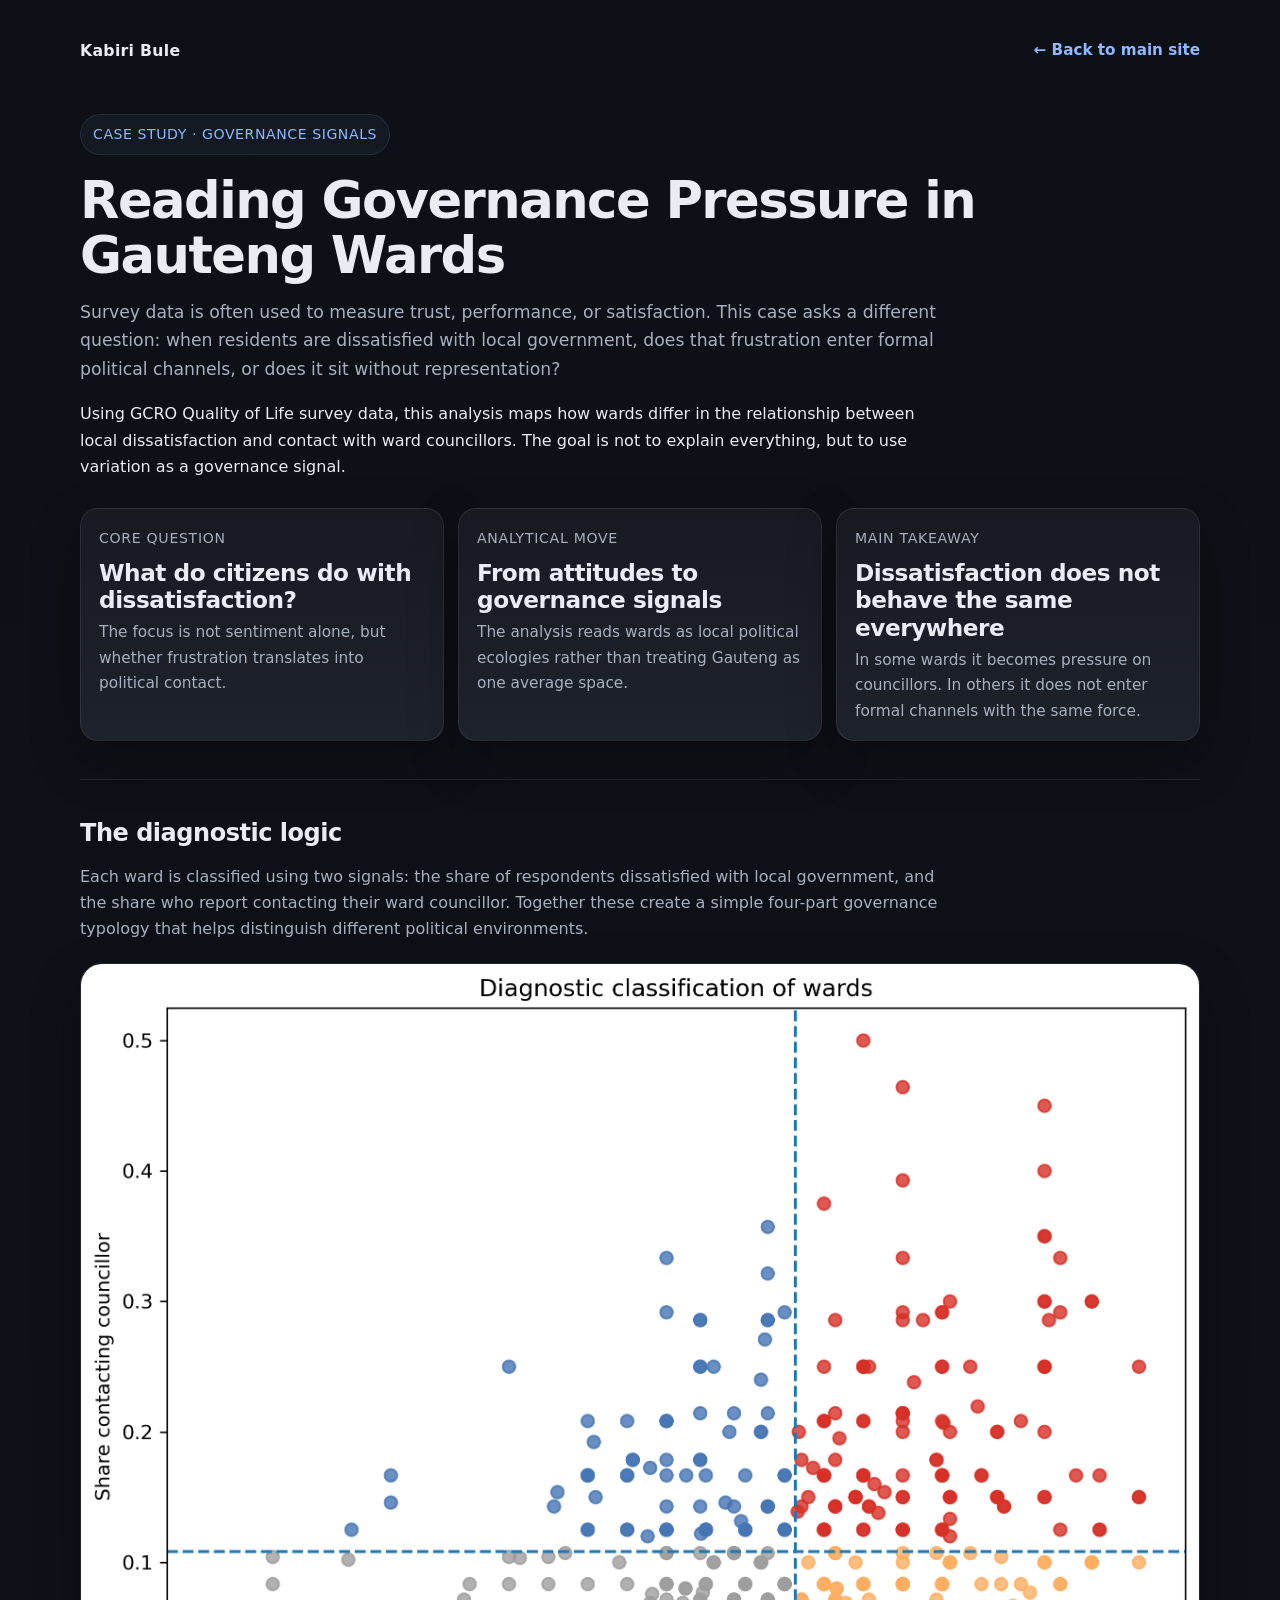
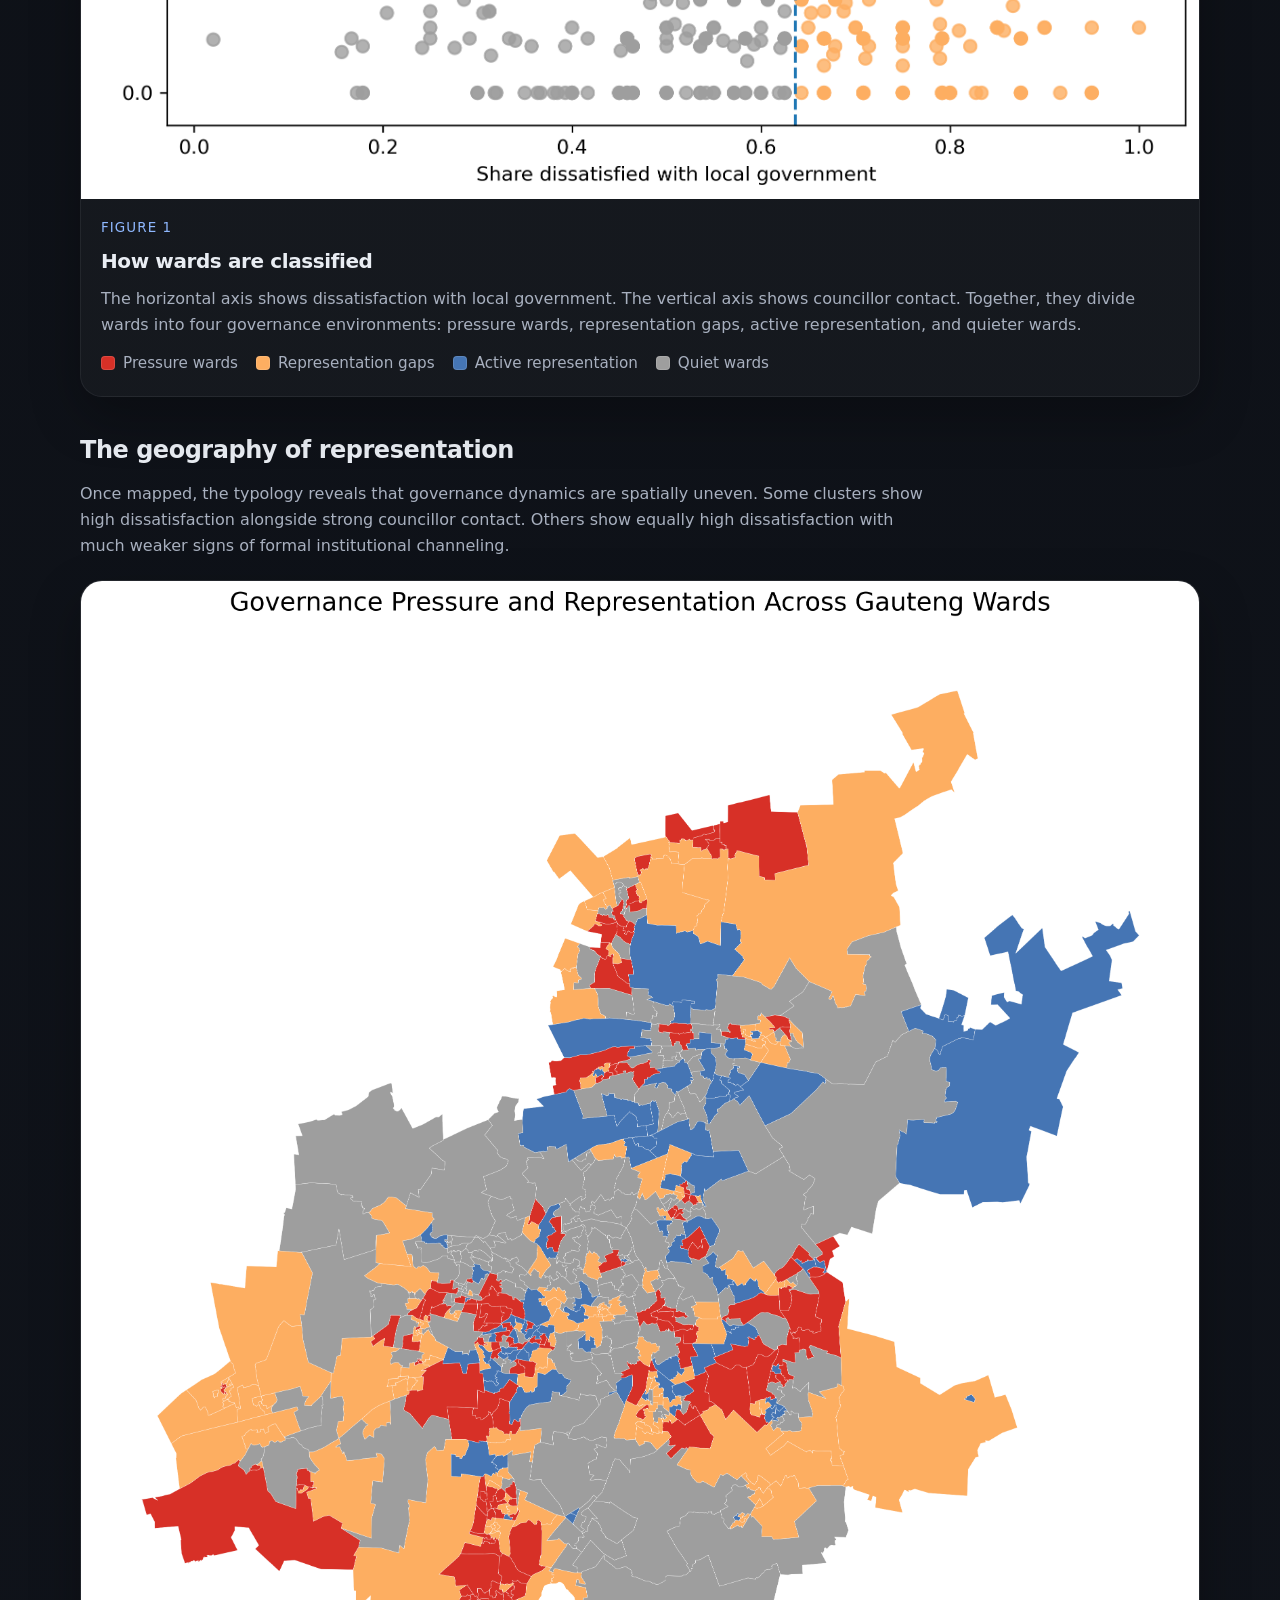
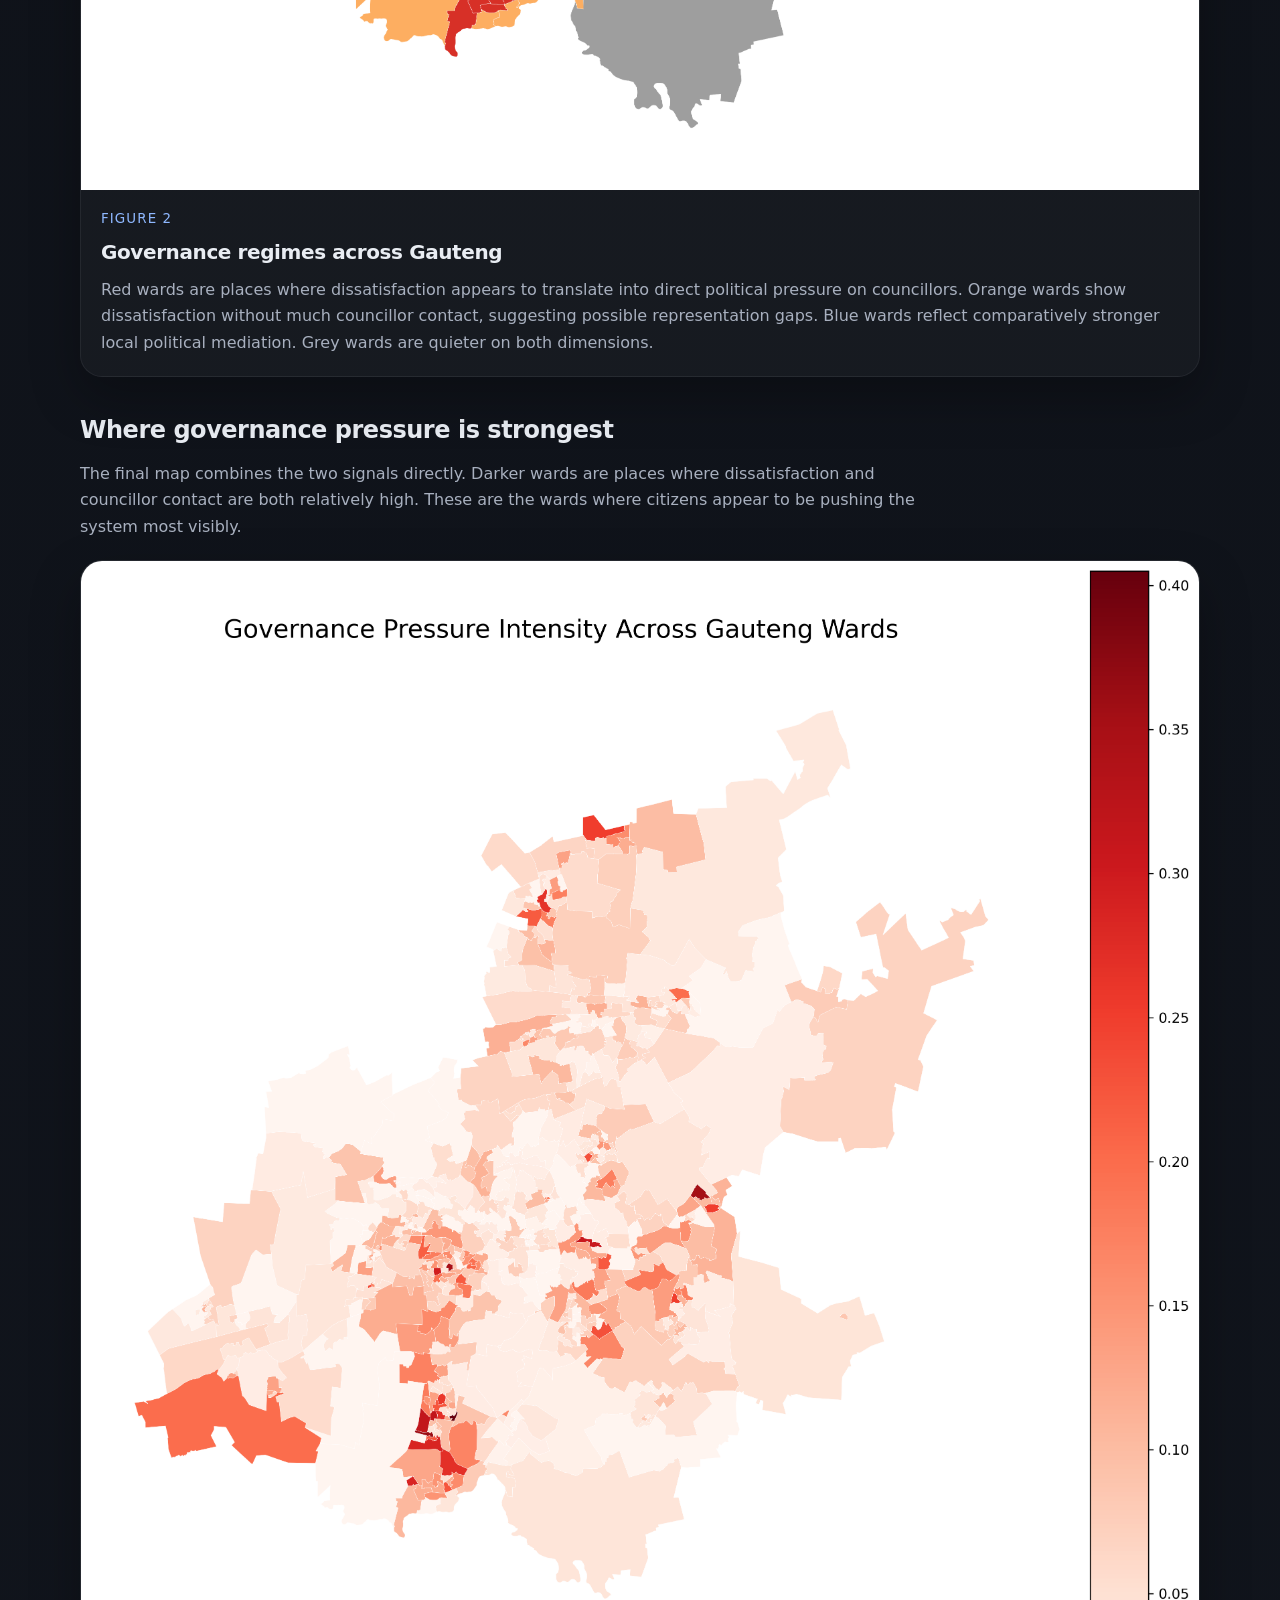
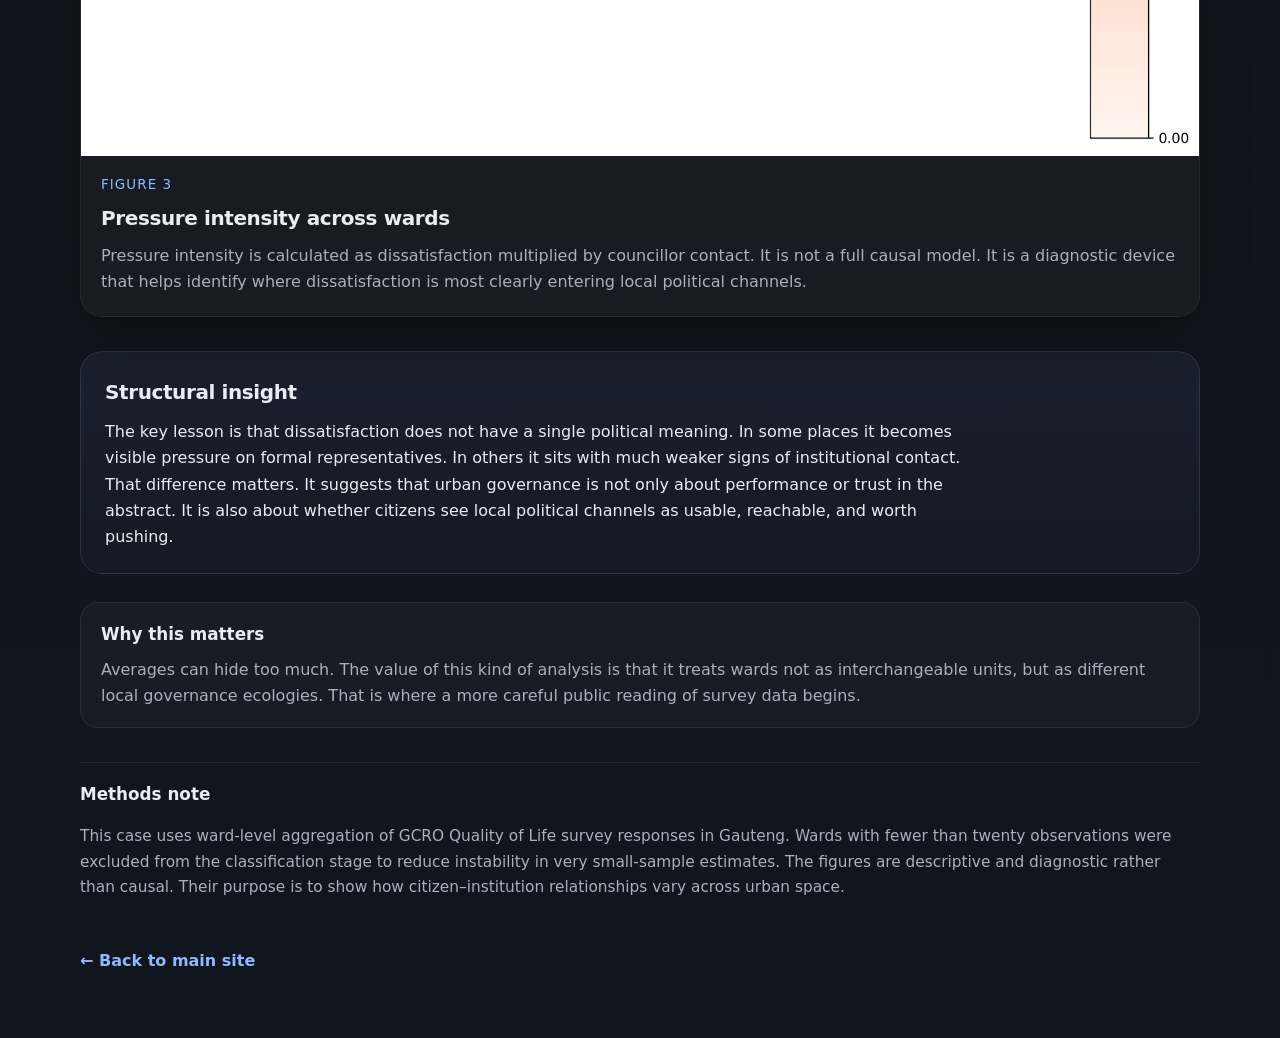
<file: case-governance-pressure.html>
<!doctype html>
<html lang="en">
  <head>
    <meta charset="UTF-8" />
    <meta name="viewport" content="width=device-width, initial-scale=1.0" />
    <title>Reading Governance Pressure in Gauteng Wards | Kabiri Bule</title>
    <meta
      name="description"
      content="A structure-first case study using Gauteng ward-level survey data to examine where dissatisfaction becomes political pressure, where it does not, and what that reveals about local governance ecologies."
    />
    <style>
      :root {
        --bg: #0f1115;
        --panel: #171a21;
        --panel-2: #1e222b;
        --text: #e9edf3;
        --muted: #a8b0bf;
        --line: rgba(255, 255, 255, 0.08);
        --accent: #8fb8ff;
        --red: #d73027;
        --amber: #fdae61;
        --blue: #4575b4;
        --grey: #8f939b;
        --maxw: 1120px;
        --radius: 18px;
        --shadow: 0 20px 50px rgba(0, 0, 0, 0.28);
      }

      * {
        box-sizing: border-box;
      }

      html {
        scroll-behavior: smooth;
      }

      body {
        margin: 0;
        background: linear-gradient(180deg, #0d1016 0%, #11151d 100%);
        color: var(--text);
        font-family:
          Inter,
          ui-sans-serif,
          system-ui,
          -apple-system,
          BlinkMacSystemFont,
          "Segoe UI",
          sans-serif;
        line-height: 1.65;
      }

      a {
        color: inherit;
      }

      .page {
        width: min(var(--maxw), calc(100% - 32px));
        margin: 0 auto;
        padding: 28px 0 64px;
      }

      .topbar {
        display: flex;
        justify-content: space-between;
        align-items: center;
        gap: 14px;
        margin-bottom: 18px;
        padding: 10px 0 0;
      }

      .topbar-brand {
        font-size: 0.98rem;
        font-weight: 700;
        letter-spacing: 0.02em;
        text-decoration: none;
      }

      .topbar-link {
        display: inline-flex;
        align-items: center;
        gap: 8px;
        color: var(--accent);
        text-decoration: none;
        font-size: 0.95rem;
        font-weight: 600;
      }

      .topbar-link:hover {
        text-decoration: underline;
      }

      .hero {
        padding: 32px 0 28px;
        border-bottom: 1px solid var(--line);
        margin-bottom: 28px;
      }

      .eyebrow {
        display: inline-block;
        padding: 8px 12px;
        border: 1px solid var(--line);
        border-radius: 999px;
        color: var(--accent);
        font-size: 0.88rem;
        letter-spacing: 0.04em;
        text-transform: uppercase;
        background: rgba(143, 184, 255, 0.06);
        margin-bottom: 18px;
      }

      h1 {
        font-size: clamp(2.2rem, 4vw, 4rem);
        line-height: 1.08;
        margin: 0 0 14px;
        letter-spacing: -0.03em;
        max-width: 920px;
      }

      .hero-intro {
        max-width: 860px;
        font-size: 1.08rem;
        color: var(--muted);
        margin: 0 0 18px;
      }

      .hero-standfirst {
        max-width: 860px;
        color: var(--text);
        font-size: 1rem;
        margin: 0;
      }

      .summary-box {
        display: grid;
        grid-template-columns: repeat(3, 1fr);
        gap: 14px;
        margin: 28px 0 10px;
      }

      .stat {
        background: linear-gradient(
          180deg,
          var(--panel) 0%,
          var(--panel-2) 100%
        );
        border: 1px solid var(--line);
        border-radius: var(--radius);
        padding: 18px 18px 16px;
        box-shadow: var(--shadow);
      }

      .stat .kicker {
        color: var(--muted);
        font-size: 0.88rem;
        margin-bottom: 8px;
        text-transform: uppercase;
        letter-spacing: 0.05em;
      }

      .stat .value {
        font-size: 1.45rem;
        font-weight: 700;
        letter-spacing: -0.02em;
        margin-bottom: 6px;
        line-height: 1.2;
      }

      .stat .note {
        color: var(--muted);
        font-size: 0.96rem;
      }

      .section {
        margin-top: 34px;
      }

      .section h2 {
        font-size: 1.5rem;
        letter-spacing: -0.02em;
        margin: 0 0 10px;
      }

      .section p {
        color: var(--muted);
        margin: 0 0 16px;
        max-width: 860px;
      }

      .figure-card {
        background: linear-gradient(
          180deg,
          rgba(255, 255, 255, 0.02),
          rgba(255, 255, 255, 0.01)
        );
        border: 1px solid var(--line);
        border-radius: 22px;
        overflow: hidden;
        box-shadow: var(--shadow);
        margin: 20px 0 14px;
        transform: translateY(0);
        transition:
          transform 240ms ease,
          box-shadow 240ms ease,
          border-color 240ms ease,
          background 240ms ease;
      }

      .figure-card:hover {
        transform: translateY(-3px);
        box-shadow: 0 26px 60px rgba(0, 0, 0, 0.34);
        border-color: rgba(255, 255, 255, 0.14);
      }

      .figure-card img {
        display: block;
        width: 100%;
        height: auto;
        background: #0b0d12;
      }

      .figure-copy {
        padding: 18px 20px 20px;
        background: rgba(255, 255, 255, 0.02);
      }

      .figure-label {
        color: var(--accent);
        font-size: 0.84rem;
        margin-bottom: 6px;
        text-transform: uppercase;
        letter-spacing: 0.08em;
      }

      .figure-title {
        font-size: 1.25rem;
        margin: 0 0 8px;
        letter-spacing: -0.02em;
      }

      .figure-copy p {
        margin: 0;
        color: var(--muted);
        max-width: none;
      }

      .legend {
        display: flex;
        flex-wrap: wrap;
        gap: 12px 18px;
        margin-top: 12px;
        color: var(--muted);
        font-size: 0.95rem;
      }

      .legend-item {
        display: inline-flex;
        align-items: center;
        gap: 8px;
      }

      .swatch {
        width: 14px;
        height: 14px;
        border-radius: 4px;
        display: inline-block;
        box-shadow: inset 0 0 0 1px rgba(255, 255, 255, 0.12);
      }

      .insight {
        margin-top: 34px;
        padding: 24px 24px 22px;
        background: linear-gradient(
          180deg,
          rgba(143, 184, 255, 0.08),
          rgba(143, 184, 255, 0.03)
        );
        border: 1px solid rgba(143, 184, 255, 0.14);
        border-radius: 22px;
      }

      .insight h3 {
        margin: 0 0 10px;
        font-size: 1.25rem;
        letter-spacing: -0.02em;
      }

      .insight p {
        margin: 0;
        color: var(--text);
        max-width: 880px;
      }

      .closing-note {
        margin-top: 28px;
        padding: 18px 20px;
        background: rgba(255, 255, 255, 0.03);
        border: 1px solid var(--line);
        border-radius: 18px;
      }

      .closing-note h3 {
        margin: 0 0 8px;
        font-size: 1.05rem;
      }

      .closing-note p {
        margin: 0;
        color: var(--muted);
      }

      .methods {
        margin-top: 34px;
        padding-top: 18px;
        border-top: 1px solid var(--line);
        color: var(--muted);
        font-size: 0.96rem;
      }

      .methods h3 {
        color: var(--text);
        margin: 0 0 8px;
        font-size: 1.05rem;
      }

      .footer-link {
        margin-top: 32px;
        display: inline-flex;
        align-items: center;
        gap: 10px;
        color: var(--accent);
        text-decoration: none;
        font-weight: 600;
      }

      .footer-link:hover {
        text-decoration: underline;
      }

      @media (max-width: 900px) {
        .summary-box {
          grid-template-columns: 1fr;
        }

        .page {
          width: min(var(--maxw), calc(100% - 20px));
          padding-top: 18px;
        }

        h1 {
          font-size: 2.25rem;
        }

        .topbar {
          flex-direction: column;
          align-items: flex-start;
        }
      }
    </style>
  </head>
  <body>
    <main class="page">
      <div class="topbar">
        <a class="topbar-brand" href="index.html">Kabiri Bule</a>
        <a class="topbar-link" href="index.html">← Back to main site</a>
      </div>

      <header class="hero">
        <div class="eyebrow">Case Study · Governance Signals</div>
        <h1>Reading Governance Pressure in Gauteng Wards</h1>

        <p class="hero-intro">
          Survey data is often used to measure trust, performance, or
          satisfaction. This case asks a different question: when residents are
          dissatisfied with local government, does that frustration enter formal
          political channels, or does it sit without representation?
        </p>

        <p class="hero-standfirst">
          Using GCRO Quality of Life survey data, this analysis maps how wards
          differ in the relationship between local dissatisfaction and contact
          with ward councillors. The goal is not to explain everything, but to
          use variation as a governance signal.
        </p>

        <div class="summary-box">
          <div class="stat">
            <div class="kicker">Core question</div>
            <div class="value">What do citizens do with dissatisfaction?</div>
            <div class="note">
              The focus is not sentiment alone, but whether frustration
              translates into political contact.
            </div>
          </div>

          <div class="stat">
            <div class="kicker">Analytical move</div>
            <div class="value">From attitudes to governance signals</div>
            <div class="note">
              The analysis reads wards as local political ecologies rather than
              treating Gauteng as one average space.
            </div>
          </div>

          <div class="stat">
            <div class="kicker">Main takeaway</div>
            <div class="value">
              Dissatisfaction does not behave the same everywhere
            </div>
            <div class="note">
              In some wards it becomes pressure on councillors. In others it
              does not enter formal channels with the same force.
            </div>
          </div>
        </div>
      </header>

      <section class="section">
        <h2>The diagnostic logic</h2>
        <p>
          Each ward is classified using two signals: the share of respondents
          dissatisfied with local government, and the share who report
          contacting their ward councillor. Together these create a simple
          four-part governance typology that helps distinguish different
          political environments.
        </p>

        <article class="figure-card">
          <img
            src="assets/img/figure1_scatter.png"
            alt="Scatter plot of dissatisfaction and councillor contact across wards"
          />
          <div class="figure-copy">
            <div class="figure-label">Figure 1</div>
            <h3 class="figure-title">How wards are classified</h3>
            <p>
              The horizontal axis shows dissatisfaction with local government.
              The vertical axis shows councillor contact. Together, they divide
              wards into four governance environments: pressure wards,
              representation gaps, active representation, and quieter wards.
            </p>

            <div class="legend">
              <span class="legend-item">
                <span class="swatch" style="background: #d73027"></span>
                Pressure wards
              </span>
              <span class="legend-item">
                <span class="swatch" style="background: #fdae61"></span>
                Representation gaps
              </span>
              <span class="legend-item">
                <span class="swatch" style="background: #4575b4"></span>
                Active representation
              </span>
              <span class="legend-item">
                <span class="swatch" style="background: #9e9e9e"></span>
                Quiet wards
              </span>
            </div>
          </div>
        </article>
      </section>

      <section class="section">
        <h2>The geography of representation</h2>
        <p>
          Once mapped, the typology reveals that governance dynamics are
          spatially uneven. Some clusters show high dissatisfaction alongside
          strong councillor contact. Others show equally high dissatisfaction
          with much weaker signs of formal institutional channeling.
        </p>

        <article class="figure-card">
          <img
            src="assets/img/figure2_governance_map.png"
            alt="Map of governance regimes across Gauteng wards"
          />
          <div class="figure-copy">
            <div class="figure-label">Figure 2</div>
            <h3 class="figure-title">Governance regimes across Gauteng</h3>
            <p>
              Red wards are places where dissatisfaction appears to translate
              into direct political pressure on councillors. Orange wards show
              dissatisfaction without much councillor contact, suggesting
              possible representation gaps. Blue wards reflect comparatively
              stronger local political mediation. Grey wards are quieter on both
              dimensions.
            </p>
          </div>
        </article>
      </section>

      <section class="section">
        <h2>Where governance pressure is strongest</h2>
        <p>
          The final map combines the two signals directly. Darker wards are
          places where dissatisfaction and councillor contact are both
          relatively high. These are the wards where citizens appear to be
          pushing the system most visibly.
        </p>

        <article class="figure-card">
          <img
            src="assets/img/figure3_pressure_map.png"
            alt="Pressure intensity map across Gauteng wards"
          />
          <div class="figure-copy">
            <div class="figure-label">Figure 3</div>
            <h3 class="figure-title">Pressure intensity across wards</h3>
            <p>
              Pressure intensity is calculated as dissatisfaction multiplied by
              councillor contact. It is not a full causal model. It is a
              diagnostic device that helps identify where dissatisfaction is
              most clearly entering local political channels.
            </p>
          </div>
        </article>
      </section>

      <section class="insight">
        <h3>Structural insight</h3>
        <p>
          The key lesson is that dissatisfaction does not have a single
          political meaning. In some places it becomes visible pressure on
          formal representatives. In others it sits with much weaker signs of
          institutional contact. That difference matters. It suggests that urban
          governance is not only about performance or trust in the abstract. It
          is also about whether citizens see local political channels as usable,
          reachable, and worth pushing.
        </p>
      </section>

      <section class="closing-note">
        <h3>Why this matters</h3>
        <p>
          Averages can hide too much. The value of this kind of analysis is that
          it treats wards not as interchangeable units, but as different local
          governance ecologies. That is where a more careful public reading of
          survey data begins.
        </p>
      </section>

      <section class="methods">
        <h3>Methods note</h3>
        <p>
          This case uses ward-level aggregation of GCRO Quality of Life survey
          responses in Gauteng. Wards with fewer than twenty observations were
          excluded from the classification stage to reduce instability in very
          small-sample estimates. The figures are descriptive and diagnostic
          rather than causal. Their purpose is to show how citizen–institution
          relationships vary across urban space.
        </p>
      </section>

      <a class="footer-link" href="index.html">← Back to main site</a>
    </main>

    <script>
      const cards = document.querySelectorAll(".figure-card");

      cards.forEach((card) => {
        card.addEventListener("mousemove", (e) => {
          const rect = card.getBoundingClientRect();
          const x = e.clientX - rect.left;
          const y = e.clientY - rect.top;
          card.style.background = `radial-gradient(circle at ${x}px ${y}px, rgba(143,184,255,0.10), rgba(255,255,255,0.02) 28%, rgba(255,255,255,0.01) 55%)`;
        });

        card.addEventListener("mouseleave", () => {
          card.style.background =
            "linear-gradient(180deg, rgba(255,255,255,0.02), rgba(255,255,255,0.01))";
        });
      });
    </script>
  </body>
</html>
</file>
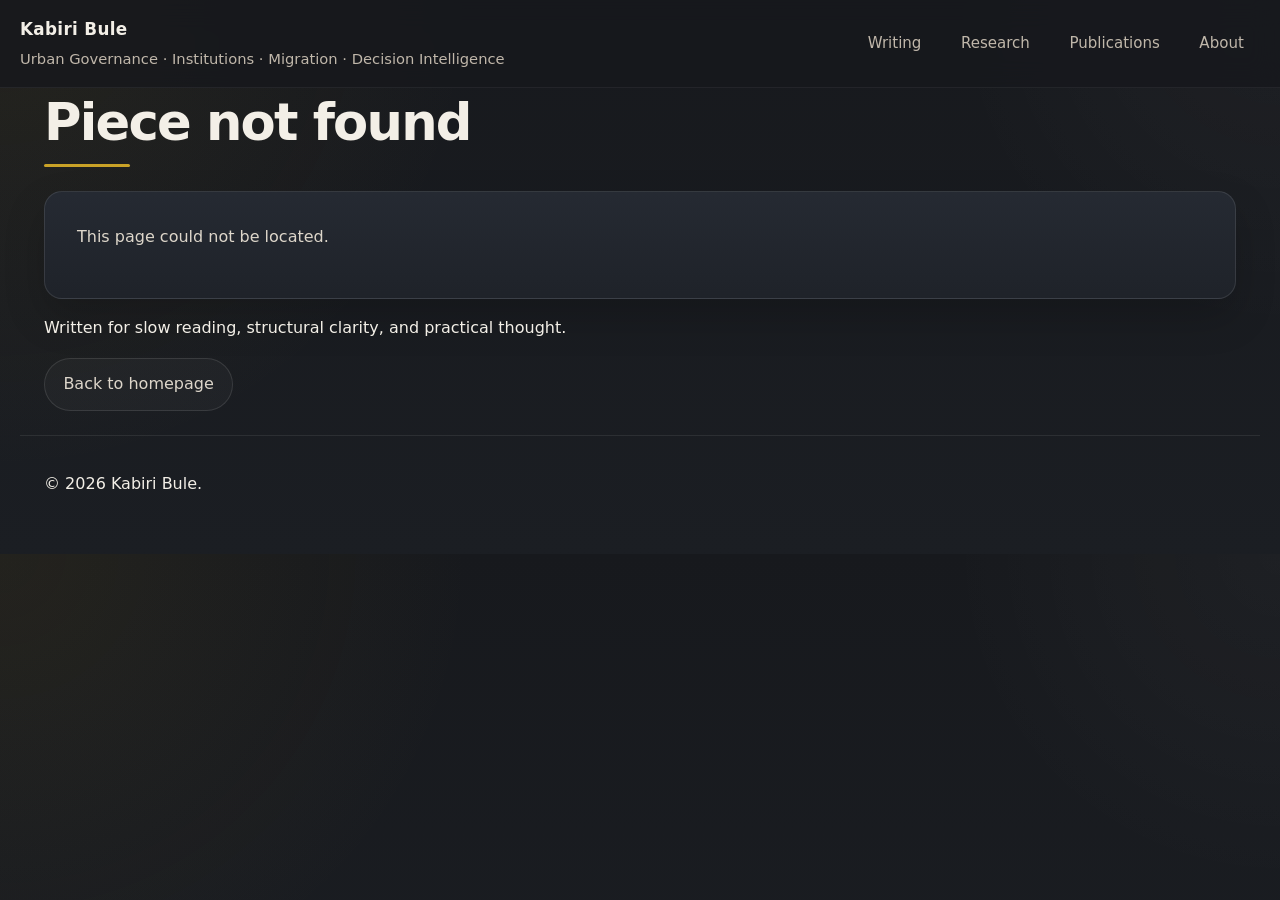
<file: essay.html>
<!doctype html>
<html lang="en">
  <head>
    <meta charset="UTF-8" />
    <meta name="viewport" content="width=device-width, initial-scale=1" />
    <title>Writing | Kabiri Bule</title>
    <meta
      name="description"
      content="Essays, briefs, and working papers by Kabiri Bule."
    />
    <link rel="stylesheet" href="styles.css" />
  </head>

  <body>
    <!-- Header -->
    <header class="site-header">
      <div class="container header-inner">
        <div class="brand">
          <a class="brand-name" href="index.html">Kabiri Bule</a>
          <div class="brand-line">
            Urban Governance · Institutions · Migration · Decision Intelligence
          </div>
        </div>

        <nav class="nav">
          <a class="nav-link" href="index.html#writing">Writing</a>
          <a class="nav-link" href="index.html#research">Research</a>
          <a class="nav-link" href="index.html#publications">Publications</a>
          <a class="nav-link" href="index.html#about">About</a>
        </nav>
      </div>
    </header>

    <!-- Main -->
    <main>
      <article class="essay-page">
        <div class="container essay-container">
          <header class="essay-header">
            <p class="essay-kicker">Writing</p>
            <h1 id="essay-title" class="essay-title-page">Loading…</h1>
            <div class="accent-line"></div>
            <p id="essay-meta" class="essay-meta-page"></p>
          </header>

          <section id="essay-content" class="essay-content">
            <!-- Loaded dynamically -->
          </section>

          <footer class="essay-footer">
            <p class="essay-footer-text">
              Written for slow reading, structural clarity, and practical
              thought.
            </p>
            <a class="btn-quiet" href="index.html#writing">Back to homepage</a>
          </footer>
        </div>
      </article>
    </main>

    <!-- Footer -->
    <footer class="site-footer">
      <div class="container footer-inner">
        <p class="footer-text">© <span id="year"></span> Kabiri Bule.</p>
      </div>
    </footer>

    <script src="main.js"></script>
  </body>
</html>
</file>
<file: styles.css>
:root {
  --bg: #17191d;
  --bg-soft: #1d2025;
  --surface: #232730;
  --surface-2: #2a2f39;
  --surface-soft: rgba(255, 255, 255, 0.045);
  --text: #f3efe7;
  --muted: #c0b7aa;
  --muted-strong: #ddd6ca;
  --border: rgba(255, 255, 255, 0.1);

  --accent: #c9a227;
  --accent-soft: rgba(201, 162, 39, 0.14);
  --accent-strong: rgba(201, 162, 39, 0.28);

  --shadow-soft: 0 18px 40px rgba(0, 0, 0, 0.18);
  --shadow-card: 0 26px 54px rgba(0, 0, 0, 0.22);

  --radius: 18px;
  --pill: 999px;
  --container: 1240px;
  --reading: 72ch;
}

*,
*::before,
*::after {
  box-sizing: border-box;
}

html,
body {
  margin: 0;
  padding: 0;
  scroll-behavior: smooth;
}

body {
  font-family:
    Inter,
    system-ui,
    -apple-system,
    BlinkMacSystemFont,
    "Segoe UI",
    sans-serif;
  line-height: 1.65;
  color: var(--text);
  background:
    radial-gradient(
      circle at top left,
      rgba(201, 162, 39, 0.07),
      transparent 34%
    ),
    radial-gradient(
      circle at top right,
      rgba(255, 255, 255, 0.03),
      transparent 24%
    ),
    linear-gradient(180deg, #17191d 0%, #1b1e23 100%);
  -webkit-font-smoothing: antialiased;
  text-rendering: optimizeLegibility;
}

img {
  max-width: 100%;
  display: block;
}

a {
  color: inherit;
}

ul {
  margin: 0;
  padding-left: 1.15rem;
}

.container {
  width: 100%;
  max-width: var(--container);
  margin: 0 auto;
  padding: 0 1.5rem;
}

.section {
  padding: 5rem 0;
}

.section-soft {
  background: rgba(255, 255, 255, 0.018);
  border-top: 1px solid rgba(255, 255, 255, 0.045);
  border-bottom: 1px solid rgba(255, 255, 255, 0.045);
}

.section-anchor {
  scroll-margin-top: 104px;
}

.section-head {
  margin-bottom: 1.8rem;
}

.section-label,
.feature-kicker,
.hero-kicker,
.approach-kicker,
.essay-kicker,
.publication-category,
.hero-signature-label,
.tier-title {
  margin: 0 0 0.5rem;
  text-transform: uppercase;
  letter-spacing: 0.14em;
  font-size: 0.73rem;
  color: var(--muted);
}

.section-title {
  margin: 0 0 0.65rem;
  font-size: clamp(1.55rem, 2.3vw, 2.2rem);
  line-height: 1.1;
  letter-spacing: -0.02em;
}

.section-subtitle {
  margin: 0;
  color: var(--muted);
  max-width: var(--reading);
}

.section-subtitle-wide {
  max-width: 82ch;
}

.site-header {
  position: sticky;
  top: 0;
  z-index: 100;
  background: rgba(23, 25, 29, 0.84);
  backdrop-filter: blur(14px);
  border-bottom: 1px solid rgba(255, 255, 255, 0.055);
}

.header-inner {
  display: flex;
  align-items: center;
  justify-content: space-between;
  gap: 1rem;
  padding: 1rem 0;
}

.brand-name {
  text-decoration: none;
  font-weight: 700;
  letter-spacing: 0.02em;
  font-size: 1.05rem;
  color: var(--text);
}

.brand-line {
  margin-top: 0.18rem;
  color: var(--muted);
  font-size: 0.92rem;
}

.nav {
  display: flex;
  flex-wrap: wrap;
  gap: 0.45rem;
}

.nav-link {
  text-decoration: none;
  font-size: 0.94rem;
  color: var(--muted);
  padding: 0.48rem 0.95rem;
  border-radius: var(--pill);
  border: 1px solid transparent;
  transition:
    color 140ms ease,
    background 140ms ease,
    border-color 140ms ease,
    transform 140ms ease;
}

.nav-link:hover,
.nav-link.is-active {
  color: var(--text);
  border-color: rgba(201, 162, 39, 0.42);
  background: var(--accent-soft);
  transform: translateY(-1px);
}

.hero {
  padding: 5.3rem 0 3.3rem;
}

.hero-inner {
  display: grid;
  grid-template-columns: minmax(0, 1.2fr) minmax(300px, 0.8fr);
  gap: 2.2rem;
  align-items: start;
}

.hero-title {
  margin: 0 0 0.9rem;
  font-size: clamp(2.45rem, 5vw, 4.65rem);
  line-height: 0.98;
  letter-spacing: -0.045em;
  max-width: 11ch;
}

.accent-line {
  width: 86px;
  height: 3px;
  border-radius: var(--pill);
  background: var(--accent);
  margin: 1rem 0 1.2rem;
}

.hero-text {
  margin: 0 0 1rem;
  color: var(--muted-strong);
  font-size: 1.06rem;
  max-width: 62ch;
}

.hero-text-secondary {
  max-width: 58ch;
}

.hero-actions,
.feature-actions,
.publication-actions {
  display: flex;
  flex-wrap: wrap;
  gap: 0.7rem;
}

.hero-actions {
  margin-top: 1.3rem;
}

.btn-primary,
.btn-quiet {
  display: inline-flex;
  align-items: center;
  justify-content: center;
  padding: 0.78rem 1.15rem;
  border-radius: var(--pill);
  text-decoration: none;
  transition:
    transform 140ms ease,
    background 140ms ease,
    border-color 140ms ease,
    color 140ms ease,
    box-shadow 140ms ease;
}

.btn-primary {
  border: 1px solid rgba(201, 162, 39, 0.72);
  background: var(--accent-soft);
  color: var(--text);
  box-shadow: inset 0 0 0 1px rgba(255, 255, 255, 0.02);
}

.btn-primary:hover {
  background: rgba(201, 162, 39, 0.2);
  transform: translateY(-1px);
}

.btn-quiet {
  border: 1px solid rgba(255, 255, 255, 0.11);
  background: rgba(255, 255, 255, 0.028);
  color: var(--muted-strong);
}

.btn-quiet:hover {
  border-color: rgba(255, 255, 255, 0.18);
  color: var(--text);
  background: rgba(255, 255, 255, 0.05);
  transform: translateY(-1px);
}

.note-card,
.about-card,
.essay-card,
.publication-item,
.feature-panel,
.approach-card,
.essay-content {
  background: linear-gradient(
    180deg,
    rgba(38, 43, 52, 0.95),
    rgba(31, 35, 42, 0.96)
  );
  border: 1px solid var(--border);
  border-radius: var(--radius);
  box-shadow: var(--shadow-soft);
}

.hero-note-card {
  padding: 1.3rem;
}

.note-title {
  font-weight: 700;
  margin-bottom: 0.45rem;
  color: var(--text);
}

.note-title-spaced {
  margin-top: 1rem;
}

.note-text {
  margin: 0;
  color: var(--muted-strong);
}

.note-list {
  color: var(--muted);
}

.note-list li {
  margin: 0.35rem 0;
}

.hero-stats {
  display: grid;
  grid-template-columns: 1fr;
  gap: 0.8rem;
  margin-top: 1.2rem;
  padding-top: 1rem;
  border-top: 1px solid rgba(255, 255, 255, 0.08);
}

.hero-stat {
  display: grid;
  grid-template-columns: 5.8rem minmax(0, 1fr);
  column-gap: 0.85rem;
  align-items: start;
}

.hero-stat-number {
  display: block;
  font-size: 0.95rem;
  font-weight: 700;
  color: var(--text);
  line-height: 1.3;
}

.hero-stat-label {
  display: block;
  color: var(--muted);
  font-size: 0.94rem;
  line-height: 1.55;
}

.hero-signature {
  margin-top: 1.45rem;
  padding-top: 1rem;
  border-top: 1px solid rgba(255, 255, 255, 0.08);
  max-width: 58ch;
}

.hero-signature-text {
  margin: 0;
  color: var(--muted-strong);
  font-size: 0.98rem;
}

.featured-shell {
  max-width: 1360px;
}

.feature-panel {
  display: grid;
  grid-template-columns: minmax(0, 1.08fr) minmax(360px, 0.92fr);
  gap: 0;
  overflow: hidden;
  box-shadow: var(--shadow-card);
  align-items: start;
}

.feature-media {
  text-decoration: none;
  background:
    linear-gradient(180deg, rgba(201, 162, 39, 0.04), transparent 55%),
    rgba(255, 255, 255, 0.02);
  border-right: 1px solid rgba(255, 255, 255, 0.08);
  padding: 1.15rem;
  align-self: start;
}

.feature-media-frame {
  position: relative;
  width: 100%;
  aspect-ratio: 16 / 10;
  border-radius: calc(var(--radius) - 4px);
  overflow: hidden;
  background: #14171b;
  border: 1px solid rgba(255, 255, 255, 0.08);
}

.feature-media img {
  width: 100%;
  height: 100%;
  object-fit: cover;
  object-position: center center;
}

.feature-content {
  padding: 2rem 2rem 1.8rem;
  display: flex;
  flex-direction: column;
  justify-content: flex-start;
  background: transparent;
  align-self: start;
}

.feature-title {
  margin: 0 0 0.9rem;
  font-size: clamp(1.35rem, 1.9vw, 2rem);
  line-height: 1.08;
  letter-spacing: -0.02em;
}

.feature-title a {
  text-decoration: none;
}

.feature-title a:hover {
  color: var(--accent);
}

.feature-summary {
  margin: 0 0 1.1rem;
  color: var(--muted-strong);
  font-size: 0.97rem;
  line-height: 1.72;
}

.feature-highlights {
  display: grid;
  gap: 0.8rem;
  margin: 0.45rem 0 1rem;
}

.feature-highlight {
  display: grid;
  gap: 0.2rem;
  padding-bottom: 0.8rem;
  border-bottom: 1px solid rgba(255, 255, 255, 0.08);
}

.feature-highlight:last-child {
  border-bottom: none;
  padding-bottom: 0;
}

.feature-highlight-label {
  font-size: 0.67rem;
  text-transform: uppercase;
  letter-spacing: 0.1em;
  color: var(--muted);
}

.feature-highlight-value {
  color: var(--muted-strong);
  line-height: 1.62;
  font-size: 0.92rem;
}

.tags {
  display: flex;
  flex-wrap: wrap;
  gap: 0.45rem;
  margin-top: 0.85rem;
}

.tag {
  display: inline-flex;
  align-items: center;
  border-radius: var(--pill);
  padding: 0.34rem 0.68rem;
  font-size: 0.74rem;
  color: var(--muted-strong);
  background: rgba(255, 255, 255, 0.03);
  border: 1px solid rgba(255, 255, 255, 0.08);
}

.feature-actions {
  margin-top: 1.1rem;
}
.feature-visual-caption {
  position: absolute;
  left: 1.25rem;
  right: 1.25rem;
  bottom: 1.25rem;
  max-width: 30rem;
  padding: 1.35rem 1.05rem 1.1rem;
  border-radius: 14px;
  background: rgba(20, 23, 28, 0.76);
  border: 1px solid rgba(255, 255, 255, 0.08);
  backdrop-filter: blur(10px);
}

.feature-visual-label {
  margin: 0 0 0.55rem;
  text-transform: uppercase;
  letter-spacing: 0.12em;
  font-size: 0.7rem;
  color: var(--muted);
}

.feature-visual-text {
  margin: 0;
  color: var(--muted-strong);
  font-size: 0.93rem;
  line-height: 1.7;
}
.approach-grid,
.about-grid {
  display: grid;
  grid-template-columns: repeat(2, minmax(0, 1fr));
  gap: 1rem;
}

.approach-grid {
  grid-template-columns: repeat(3, minmax(0, 1fr));
  margin-top: 1.4rem;
}

.approach-card,
.about-card {
  padding: 1.35rem;
}

.approach-title,
.about-card-title,
.essay-title,
.tier-title {
  margin: 0 0 0.55rem;
  font-size: 1.08rem;
  line-height: 1.3;
}

.approach-text,
.about-card p,
.about-list,
.publication-citation {
  margin: 0;
  color: var(--muted);
}

.about-card p + p {
  margin-top: 0.9rem;
}

.about-list li {
  margin: 0.4rem 0;
}

.essay-list,
.publication-list {
  display: grid;
  gap: 1rem;
}

.tier-block {
  display: grid;
  gap: 1rem;
}

.tier-grid {
  display: grid;
  grid-template-columns: repeat(2, minmax(0, 1fr));
  gap: 1rem;
}

.essay-card,
.publication-item {
  padding: 1.25rem;
}

.essay-title a {
  text-decoration: none;
}

.essay-title a:hover {
  color: var(--accent);
}

.essay-meta {
  margin: 0 0 0.7rem;
  font-size: 0.87rem;
  color: var(--muted);
}

.essay-summary {
  margin: 0;
  color: var(--muted);
}

.publication-item {
  display: grid;
  gap: 0.4rem;
}

.publication-category {
  margin-bottom: 0;
}

.publication-link-wrap {
  margin: 0.2rem 0 0;
}

.publication-link {
  color: var(--accent);
  text-decoration: none;
}

.publication-link:hover {
  text-decoration: underline;
}

.site-footer {
  padding: 1.5rem 0 2.5rem;
}

.footer-inner {
  border-top: 1px solid rgba(255, 255, 255, 0.08);
  padding-top: 1.2rem;
}

.footer-copy {
  margin: 0;
  color: var(--muted);
  font-size: 0.92rem;
}

/* Essay page support */
.essay-shell {
  padding: 3.5rem 0 5rem;
}

.essay-layout {
  max-width: 900px;
  margin: 0 auto;
}

.essay-header {
  margin-bottom: 1.5rem;
}

.essay-title-page {
  margin: 0 0 0.8rem;
  font-size: clamp(2rem, 4vw, 3.3rem);
  line-height: 1.02;
  letter-spacing: -0.035em;
}

.essay-content {
  padding: 2rem;
}

.essay-content p {
  margin: 0 0 1rem;
  color: var(--muted-strong);
}

.essay-content h2,
.essay-content h3 {
  margin: 1.6rem 0 0.7rem;
  line-height: 1.15;
}

.reveal {
  opacity: 0;
  transform: translateY(18px);
  transition:
    opacity 500ms ease,
    transform 500ms ease;
}

.reveal.is-visible {
  opacity: 1;
  transform: translateY(0);
}

@media (max-width: 1180px) {
  .hero-inner,
  .feature-panel,
  .approach-grid,
  .about-grid {
    grid-template-columns: 1fr;
  }

  .feature-media {
    border-right: none;
    border-bottom: 1px solid rgba(255, 255, 255, 0.08);
  }

  .feature-media-frame {
    aspect-ratio: 16 / 9;
  }
}

@media (max-width: 980px) {
  .tier-grid {
    grid-template-columns: 1fr;
  }
}

@media (max-width: 820px) {
  .hero {
    padding-top: 4.2rem;
  }

  .hero-title {
    max-width: none;
  }

  .feature-content {
    padding: 1.4rem;
  }

  .feature-media {
    padding: 0.9rem;
  }
}

@media (max-width: 640px) {
  .section {
    padding: 3.4rem 0;
  }

  .container {
    padding: 0 1rem;
  }

  .hero-note-card,
  .about-card,
  .essay-card,
  .publication-item,
  .approach-card,
  .essay-content {
    padding: 1rem;
  }

  .hero-stat {
    grid-template-columns: 1fr;
    row-gap: 0.15rem;
  }

  .feature-media-frame {
    aspect-ratio: 4 / 3;
  }
}

@media (max-width: 560px) {
  .header-inner {
    flex-direction: column;
    align-items: flex-start;
  }

  .nav {
    width: 100%;
  }

  .feature-actions,
  .hero-actions {
    flex-direction: column;
    align-items: stretch;
  }

  .btn-primary,
  .btn-quiet {
    width: 100%;
  }
}
</file>
